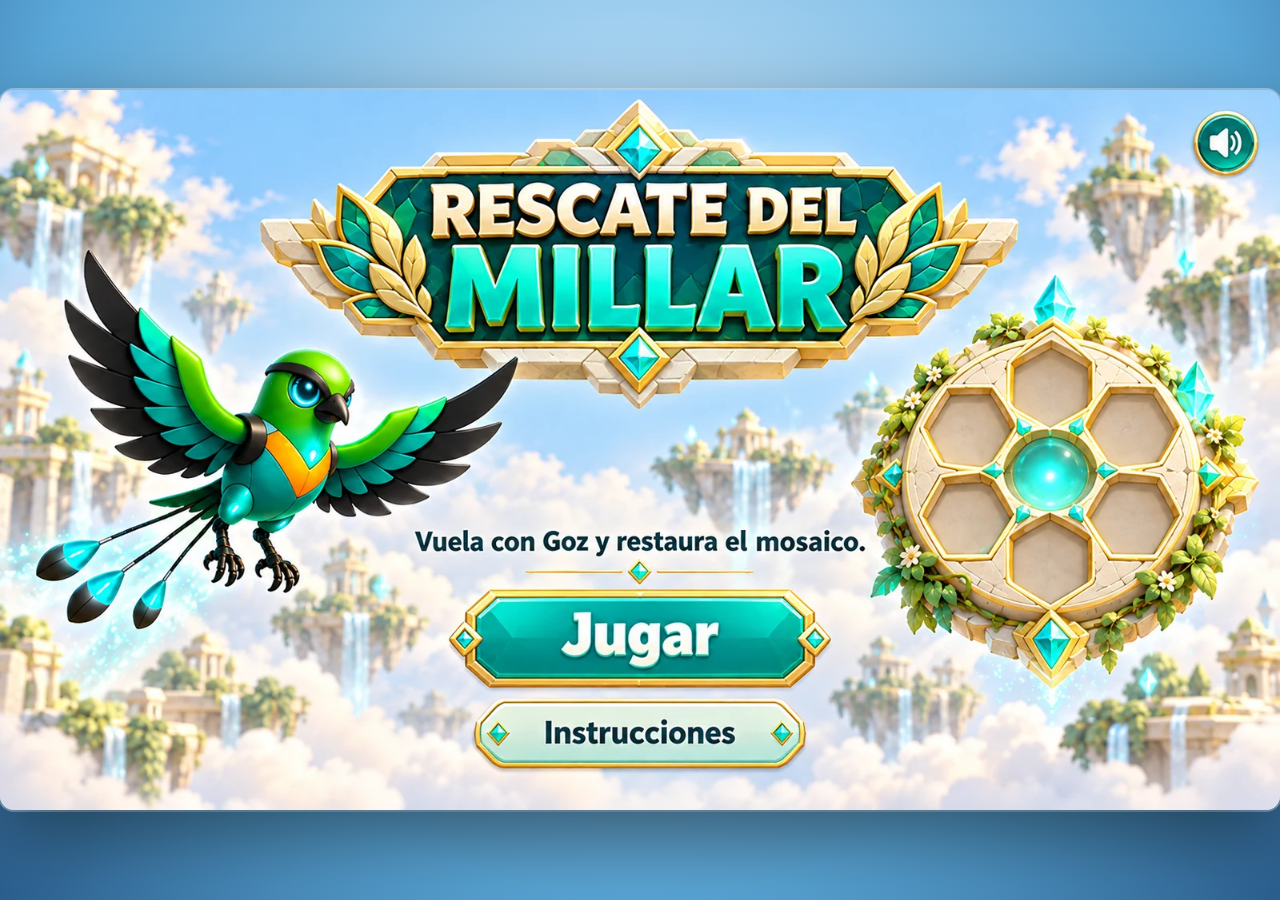
<file: index.html>
<!DOCTYPE html>
<html lang="es">
<head>
<meta charset="UTF-8" />
<meta name="viewport" content="width=device-width, initial-scale=1.0, maximum-scale=1.0, minimum-scale=1.0, user-scalable=no, viewport-fit=cover" />
<meta name="apple-mobile-web-app-capable" content="yes" />
<meta name="mobile-web-app-capable" content="yes" />
<meta name="theme-color" content="#8fcdf3" />
<title>Rescate del millar</title>
<meta name="description" content="Juego educativo de Matemáticas: suma de cuatro cifras con reagrupación de centenas a millares." />
<link rel="stylesheet" href="fonts.css" />
<link rel="stylesheet" href="css/style.css" />
</head>
<body>

<div id="stage-wrap">
  <div id="stage">

    <!-- ============ CARGA ============ -->
    <div id="screen-loading" class="screen active">
      <div id="loading-title">RESCATE<br>DEL MILLAR</div>
      <div id="loading-sub">Desplegando las alas...</div>
      <div id="loading-track"><div id="loading-fill"></div></div>
    </div>

    <!-- ============ INICIO ============ -->
    <div id="screen-start" class="screen">
      <img class="screen-art" src="assets/web/pantallas/inicio.webp" alt="Rescate del millar. Vuela con Goz y restaura el mosaico." draggable="false" />
      <button class="hotspot" id="btn-play" aria-label="Jugar" style="left:468px; top:498px; width:346px; height:100px;"></button>
      <button class="hotspot" id="btn-instructions" aria-label="Instrucciones" style="left:474px; top:610px; width:334px; height:70px;"></button>
      <button class="hotspot round" id="btn-mute-a" aria-label="Sonido" style="left:1192px; top:20px; width:68px; height:68px;"></button>
    </div>

    <!-- ============ INSTRUCCIONES ============ -->
    <div id="screen-instructions" class="screen">
      <img class="screen-art" src="assets/web/pantallas/instrucciones.webp" alt="Cómo jugar. Uno: vuela con Goz hasta cada estación. Dos: resuelve la suma en M, C, D, U. Tres: elige la caja con el resultado correcto. Cuatro: completa los 6 retos y restaura el mosaico." draggable="false" />
      <button class="hotspot" id="btn-go" aria-label="¡A volar!" style="left:412px; top:646px; width:288px; height:66px;"></button>
      <button class="hotspot" id="btn-inst-back" aria-label="Volver" style="left:716px; top:648px; width:162px; height:60px;"></button>
    </div>

    <!-- ============ JUEGO ============ -->
    <div id="screen-game" class="screen">
      <div id="world">
        <div class="strip" id="strip-sky"></div>
        <div class="strip" id="strip-isl"></div>
        <div class="strip" id="strip-clo"></div>
        <canvas id="envc" width="1280" height="720"></canvas>
        <div id="coins"></div>

        <!-- estación: tabla de valor posicional, cajas con pedestal y mosaico -->
        <div id="station">
          <div id="panel"><img src="assets/web/panel.webp" alt="" draggable="false" /></div>
          <div id="q-title"></div>
          <div id="grid"><img src="assets/web/diagrama.webp" alt="Tabla de valor posicional M C D U" draggable="false" /><div id="colglow"></div><div id="cells"></div></div>
          <i id="carry">1</i>
          <svg id="carry-arrow" viewBox="0 0 120 60" aria-hidden="true"><path d="M8 52 C 28 4, 92 4, 112 46" fill="none" stroke="#ff9a1f" stroke-width="7" stroke-linecap="round" stroke-dasharray="2 12"/><path d="M98 30 L114 50 L90 52 Z" fill="#ff9a1f"/></svg>
          <div id="q-hint"></div>
          <div id="boxes"></div>
          <div id="mosaic"><img src="assets/web/mosaico.webp" alt="Mosaico por restaurar" draggable="false" /><div id="pieces"></div><i id="orb"></i></div>
        </div>

        <div id="goz" class="char"><div class="spr" id="goz-spr" aria-label="Goz"></div></div>
        <canvas id="fxc" width="1920" height="1080"></canvas>
        <div id="fx"></div>
        <div id="flash"></div>
      </div>

      <div id="hud">
        <div id="hud-stars"></div>
        <div id="hud-reto"><span id="reto-text">Reto 1 de 6</span></div>
        <div id="coin-pill"><img src="assets/web/moneda.webp" alt="" draggable="false" /><b id="coin-n">0</b></div>
        <button id="btn-listen" class="chip" aria-label="Leer en voz alta"><i>🔊</i><span>Leer en voz alta</span></button>
        <div id="vbox" aria-hidden="true"><span id="vbox-ico"></span></div>
        <button id="btn-sound" class="icon-btn" aria-label="Sonido"><img src="assets/web/btn-sonido.webp" alt="" draggable="false" /></button>
        <button id="btn-pause" class="icon-btn" aria-label="Pausa"><img src="assets/web/btn-pausa.webp" alt="" draggable="false" /></button>
        <button id="btn-up" class="arrow" aria-label="Volar hacia arriba"><img src="assets/web/flecha-arriba.webp" alt="" draggable="false" /></button>
        <button id="btn-down" class="arrow" aria-label="Volar hacia abajo"><img src="assets/web/flecha-abajo.webp" alt="" draggable="false" /></button>
      </div>
      <div id="title-card"><span id="tc-a">¡Recoge monedas!</span><small id="tc-b">Camino a la estación 1</small></div>
    </div>

    <!-- ============ DESPUÉS DEL JUEGO (J-04) ============ -->
    <div id="screen-reflect" class="screen">
      <div class="rec-bg"></div>
      <div class="card reflect-card">
        <h2>¿Cuál reto te costó más?</h2>
        <div id="rf-summary"></div>
        <div class="rf-q">Selecciona el reto que te costó más.</div>
        <div id="rf-orders"></div>
        <div class="rf-q">¿Qué estrategia usaste?</div>
        <div class="rf-hint">Piensa en la columna de centenas de ese reto.</div>
        <input id="rf-text" type="text" maxlength="90" autocomplete="off" placeholder="Escribe aquí tu estrategia..." aria-label="Estrategia usada" />
        <div id="rf-opts"></div>
        <button class="pbtn primary" id="rf-continue" disabled>Continuar</button>
        <div id="rf-thanks"></div>
      </div>
    </div>

    <!-- ============ PAUSA ============ -->
    <div id="pause-overlay">
      <div class="modal">
        <h2>Pausa</h2>
        <div class="modal-btns">
          <button class="pbtn primary" id="btn-resume">Continuar</button>
          <button class="pbtn" id="btn-restart">Reiniciar</button>
          <button class="pbtn" id="btn-pause-home">Inicio</button>
        </div>
      </div>
    </div>

    <!-- ============ FINAL ============ -->
    <div id="end-overlay">
      <div class="modal end-modal">
        <div class="end-chars"><div id="end-mosaic"></div><div id="end-goz" class="spr"></div></div>
        <div class="end-text">
          <h1>¡Lo lograste!</h1>
          <p id="end-phrase"></p>
          <div class="end-stars" id="end-stars"></div>
          <div class="end-sum" id="end-sum"></div>
          <div class="modal-btns">
            <button class="pbtn primary" id="btn-again">Volver a jugar</button>
            <button class="pbtn" id="btn-end-home">Inicio</button>
          </div>
        </div>
      </div>
    </div>

    <!-- ============ GIRAR TABLET ============ -->
    <div id="rotate-hint">
      <div class="rot-ico">📱↻</div>
      <p>Gira la tablet<br>en horizontal</p>
    </div>

  </div>
</div>

<script src="js/voz-guion.js"></script>
<script src="assets/voz/lista.js"></script>
<script src="js/sfx.js"></script>
<script src="js/voice.js"></script>
<script src="js/game.js"></script>
</body>
</html>
</file>
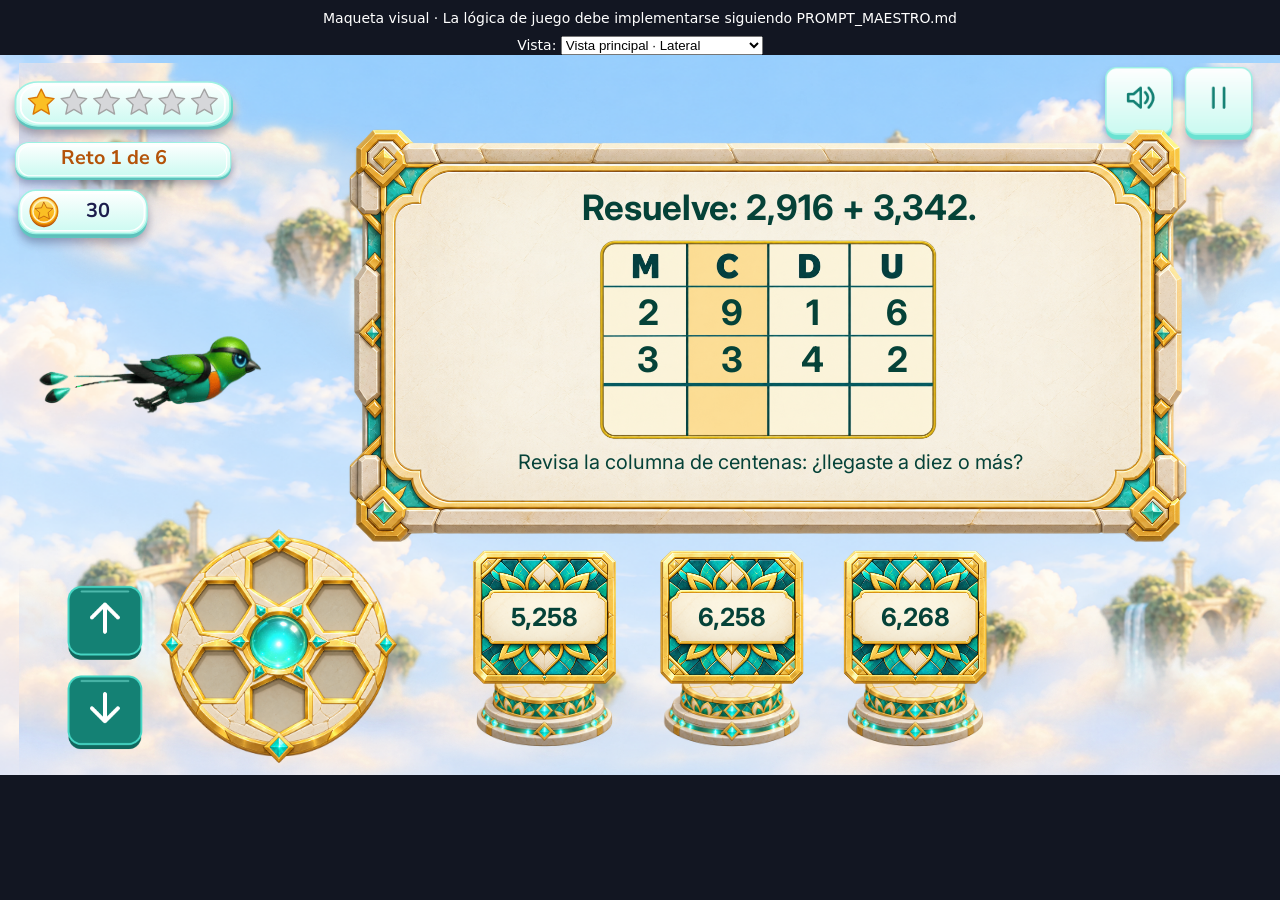
<file: maqueta.html>
<!doctype html><html lang="es"><meta charset="utf-8"><meta name="viewport" content="width=device-width,initial-scale=1"><title>Maqueta de juego</title><link rel="stylesheet" href="fonts.css"><style>body{margin:0;background:#121622;color:white;font:14px system-ui;text-align:center}canvas{max-width:100%;max-height:90vh;object-fit:contain}p{margin:10px}</style><p>Maqueta visual · La lógica de juego debe implementarse siguiendo PROMPT_MAESTRO.md</p><canvas id="preview"></canvas><script src="scene-data.js"></script><script src="preview.js"></script></html>
</file>
<file: fonts.css>
@font-face{font-family:'Nunito Sans';src:url('fonts/nunitosans-NunitoSans[YTLC,opsz,wdth,wght].ttf') format('truetype');font-weight:200 1000;font-style:normal}
@font-face{font-family:'Nunito Sans';src:url('fonts/nunitosans-NunitoSans-Italic[YTLC,opsz,wdth,wght].ttf') format('truetype');font-weight:200 1000;font-style:italic}
@font-face{font-family:Inter;src:url('fonts/inter-Inter[opsz,wght].ttf') format('truetype');font-weight:100 900;font-style:normal}
@font-face{font-family:Inter;src:url('fonts/inter-Inter-Italic[opsz,wght].ttf') format('truetype');font-weight:100 900;font-style:italic}
.canvas-text-input{position:fixed;z-index:1000;box-sizing:border-box;margin:0;padding:0;border:0;outline:2px solid #c2f178;border-radius:0;background:#162032;resize:none;transform-origin:center;min-width:0;min-height:0;white-space:pre-wrap;overflow:auto}
</file>
<file: css/style.css>
/* ============================================================
   RESCATE DEL MILLAR — estilos
   Lienzo lógico 1280x720 escalado por JS (letterbox)
   ============================================================ */
*, *::before, *::after { box-sizing: border-box; margin: 0; padding: 0; }
:root {
  --ink: #0b3b36; --teal: #148174; --teal-dark: #0f6a5f; --teal-line: #34c7bb; --mint: #9df1e3; --gold: #fbbf24; --amber: #b45309; --cyan: #6ee7ff; --pink: #e8578f; --navy: #0a1030;
}
html, body {
  width: 100%; height: 100%; background: #6fb6e6; overflow: hidden;
  font-family: "Nunito Sans", "Segoe UI", system-ui, sans-serif; color: var(--ink);
  -webkit-tap-highlight-color: transparent; -webkit-user-select: none; user-select: none; touch-action: manipulation; overscroll-behavior: none;
}
#stage-wrap { position: fixed; inset: 0; display: flex; align-items: center; justify-content: center; background: radial-gradient(ellipse at 50% 30%, #cfeaff 0%, #5aa7d8 70%, #2b5f8f 100%); }
#stage { position: absolute; top: 50%; left: 50%; width: 1280px; height: 720px; transform-origin: center center; transform: translate(-50%, -50%) scale(1); overflow: hidden; border-radius: 14px; box-shadow: 0 30px 80px rgba(0,0,0,.5), 0 0 0 2px rgba(255,255,255,.4); background: #9fd4f5; }
img { -webkit-user-drag: none; user-select: none; }
button { font-family: inherit; }

/* ---------- pantallas ---------- */
.screen { position: absolute; inset: 0; display: none; }
.screen.active { display: block; }
.screen-art { position: absolute; inset: 0; width: 100%; height: 100%; object-fit: cover; }
.hotspot { position: absolute; background: transparent; border: none; cursor: pointer; border-radius: 40px; transition: transform .1s ease, box-shadow .2s; }
.hotspot.round { border-radius: 18px; }
.hotspot:hover { transform: scale(1.03); box-shadow: 0 0 0 4px rgba(255,255,255,.7), 0 0 26px rgba(110,231,255,.9); }
.hotspot:active { transform: scale(.97); }
button:focus-visible { outline: 4px solid #ffe07a; outline-offset: 3px; }

#screen-loading { display: none; flex-direction: column; align-items: center; justify-content: center; gap: 22px; background: radial-gradient(ellipse at 50% 40%, #eaf7ff 0%, #6bb5e3 85%); }
#screen-loading.active { display: flex; }
#loading-title { font-size: 78px; font-weight: 900; letter-spacing: 3px; color: #ffe08a; -webkit-text-stroke: 4px #0f6a5f; paint-order: stroke fill; text-shadow: 0 6px 0 #0a4d3b, 0 0 30px rgba(255,255,255,.6); text-align: center; line-height: 1; }
#loading-sub { font-size: 20px; color: #ffffff; letter-spacing: 1px; font-weight: 700; }
#loading-track { width: 440px; height: 20px; border-radius: 12px; background: #1d5f8f; border: 2px solid #ffffff; overflow: hidden; box-shadow: inset 0 3px 8px rgba(0,0,0,.4); }
#loading-fill { width: 0%; height: 100%; background: linear-gradient(90deg, #fff1b8, #6ee7ff 50%, #2f7bff); box-shadow: 0 0 16px rgba(110,231,255,.7); transition: width .2s ease; }

/* ---------- escena de juego ---------- */
#screen-game { overflow: hidden; background: #9fd4f5; }
#world { position: absolute; left: 0; top: 0; width: 1280px; height: 720px; will-change: transform; transform-origin: 0 0; overflow: hidden; }
#world > * { position: absolute; }
#bgstrip { left: 0; top: 0; width: 3840px; height: 720px; will-change: transform; z-index: 1; }
#bgstrip img { position: absolute; top: 0; width: 1280px; height: 720px; }

#fxc { left: 0; top: 0; width: 1280px; height: 720px; z-index: 50; pointer-events: none; }
#fx { left: 0; top: 0; width: 1280px; height: 720px; z-index: 51; pointer-events: none; }
#flash { left: 0; top: 0; width: 1280px; height: 720px; z-index: 52; pointer-events: none; background: #fff; opacity: 0; }
#flash.go { animation: flash .5s ease-out; } #flash.small { animation: flash-s .3s ease-out; } #flash.bad { background: #ff6a3a; animation: flash-s .4s ease-out; }
@keyframes flash { 0% { opacity: .9; } 100% { opacity: 0; } } @keyframes flash-s { 0% { opacity: .5; } 100% { opacity: 0; } }
.mark { position: absolute; transform: translate(-50%, -50%); font-size: 54px; line-height: 1; pointer-events: none; animation: mark-a 1s cubic-bezier(.2,1.6,.4,1) forwards; z-index: 44; filter: drop-shadow(0 4px 4px rgba(0,0,0,.35)); }
@keyframes mark-a { 0% { transform: translate(-50%, -50%) scale(.1); opacity: 0; } 25% { transform: translate(-50%, -50%) scale(1.3); opacity: 1; } 70% { opacity: 1; } 100% { transform: translate(-50%, -120%) scale(.9); opacity: 0; } }
.nudge { position: absolute; pointer-events: none; transform: translate(-50%, -100%); background: #0d1b4a; border: 3px solid #ffb703; color: #fff3c4; font: 800 17px "Nunito Sans", sans-serif; padding: 8px 16px; border-radius: 16px; white-space: nowrap; z-index: 62; box-shadow: 0 4px 0 rgba(0,0,0,.3); animation: nudge-a 1.6s ease-out forwards; }
@keyframes nudge-a { 0% { opacity: 0; transform: translate(-50%, -90%) scale(.7); } 15% { opacity: 1; transform: translate(-50%, -100%) scale(1); } 80% { opacity: 1; } 100% { opacity: 0; transform: translate(-50%, -120%) scale(.95); } }
.flystar { position: absolute; width: 42px; height: 41px; margin: -21px 0 0 -21px; background: linear-gradient(#ffe066, #fbbf24 60%, #d97706); clip-path: polygon(50% 0, 62% 35%, 98% 36%, 69% 57%, 80% 92%, 50% 71%, 20% 92%, 31% 57%, 2% 36%, 38% 35%); filter: drop-shadow(0 0 10px #fff3a0); pointer-events: none; z-index: 45; }

/* ---------- interfaz fija ---------- */
#hud { position: absolute; left: 0; top: 0; width: 1280px; height: 720px; z-index: 60; pointer-events: none; }
#hud > * { position: absolute; }
#hud button { pointer-events: auto; }
.pill { background: linear-gradient(#f4fffd, #cdf6ef); border: 2px solid #5fe3d3; box-shadow: 0 4px 0 #2aa597, 0 6px 12px rgba(0,0,0,.35); }
#hud-stars { left: 30px; top: 27px; width: 218px; height: 48px; border-radius: 24px; background: linear-gradient(#f4fffd, #cdf6ef); border: 2px solid #5fe3d3; box-shadow: 0 4px 0 #2aa597, 0 6px 12px rgba(0,0,0,.35); }
#hud-reto { left: 30px; top: 87px; width: 217px; height: 37px; border-radius: 19px; background: linear-gradient(#f4fffd, #cdf6ef); border: 2px solid #5fe3d3; box-shadow: 0 4px 0 #2aa597, 0 6px 12px rgba(0,0,0,.35); display: flex; align-items: center; justify-content: center; }
#reto-text { font: 900 17px "Nunito Sans", sans-serif; color: var(--amber); }
.star { position: absolute; top: 10px; width: 26px; height: 25px; background: #c4cdd3; clip-path: polygon(50% 0, 62% 35%, 98% 36%, 69% 57%, 80% 92%, 50% 71%, 20% 92%, 31% 57%, 2% 36%, 38% 35%); transition: background .3s; }
.star.on { background: linear-gradient(#ffe066, #fbbf24 60%, #d97706); filter: drop-shadow(0 0 5px rgba(251,191,36,.9)); }
.star.pop { animation: star-pop .7s cubic-bezier(.3,1.8,.5,1); }
@keyframes star-pop { 0% { transform: scale(.2) rotate(-90deg); } 60% { transform: scale(1.7) rotate(20deg); } 100% { transform: scale(1); } }
.chip { left: 30px; top: 134px; display: flex; align-items: center; gap: 8px; height: 44px; padding: 0 16px 0 12px; border: 3px solid #5fe3d3; border-radius: 26px; cursor: pointer; background: linear-gradient(#f4fffd, #cdf6ef); box-shadow: 0 4px 0 #2aa597, 0 6px 10px rgba(0,0,0,.3); font: 800 16px "Nunito Sans", sans-serif; color: var(--ink); touch-action: manipulation; transition: transform .1s, filter .2s; }
.chip i { font-style: normal; font-size: 20px; } .chip:hover { filter: brightness(1.06); transform: translateY(-2px); } .chip:active { transform: translateY(3px); }
.chip.speaking { box-shadow: 0 0 0 4px rgba(255,224,122,.9), 0 0 24px rgba(255,208,80,.95); }

#panel { left: 251px; top: 8px; width: 852px; height: 179px; transform: translateY(-230px); opacity: 0; transition: transform .65s cubic-bezier(.3,1.3,.5,1), opacity .35s; }
#panel.in { transform: none; opacity: 1; }
#panel > img { position: absolute; inset: 0; width: 100%; height: 100%; filter: drop-shadow(0 6px 8px rgba(0,0,0,.4)); }
#q-text { position: absolute; left: 62px; right: 62px; top: 18px; height: 72px; display: flex; align-items: center; justify-content: center; text-align: center; font: 800 25px/1.18 "Nunito Sans", sans-serif; color: #0f3a36; text-wrap: balance; }
#q-eq { position: absolute; left: 0; right: 0; top: 84px; height: 46px; display: flex; align-items: center; justify-content: center; gap: 14px; font: 900 38px/1 "Nunito Sans", sans-serif; color: #0b3b36; }
#q-eq .n { display: inline-flex; letter-spacing: 1px; } #q-eq .op { color: #148174; }
#q-eq b { font-weight: 900; display: inline-block; transition: color .25s, transform .25s; }
#q-eq b.hl { color: #e0680a; transform: translateY(-4px) scale(1.22); text-shadow: 0 0 12px rgba(255,170,60,.85); animation: hl-bob .7s ease-in-out infinite; }
@keyframes hl-bob { 50% { transform: translateY(-9px) scale(1.3); } }
#q-sub { position: absolute; left: 0; right: 0; top: 122px; text-align: center; font: 700 19px "Nunito Sans", sans-serif; color: #1b6f65; }
#panel.guide { animation: guide-glow 1s ease-in-out infinite; }
.guide { animation: guide-glow 1s ease-in-out infinite; }
@keyframes guide-glow { 50% { filter: drop-shadow(0 0 16px #ffe07a) drop-shadow(0 0 6px #fff); } }

#vbox { left: 1186px; top: 130px; width: 58px; height: 58px; background: #fff; border-radius: 50%; border: 4px solid transparent; box-shadow: 0 6px 14px rgba(0,0,0,.4); display: flex; align-items: center; justify-content: center; opacity: 0; transform: scale(.3) rotate(-8deg); transition: opacity .2s, transform .35s cubic-bezier(.3,1.7,.5,1), border-color .2s; pointer-events: none; }
#vbox.show { opacity: 1; transform: scale(1) rotate(0); } #vbox-ico { font-size: 26px; line-height: 1; }
#vbox.ok { border-color: #34c77a; } #vbox.bad { border-color: #ff8a80; } #vbox.hint { border-color: #6db5ff; }
#vbox.speaking { box-shadow: 0 6px 14px rgba(0,0,0,.4), 0 0 0 4px rgba(255,224,122,.9), 0 0 22px rgba(255,208,80,.95); }
.icon-btn { border: none; background: transparent; padding: 0; cursor: pointer; transition: transform .1s ease, filter .2s; }
.icon-btn img { display: block; width: 100%; height: 100%; pointer-events: none; } .icon-btn:active { transform: scale(.92); } .icon-btn:hover { filter: brightness(1.12) drop-shadow(0 0 10px rgba(110,231,255,.9)); }
#btn-sound { left: 1097px; top: 18px; width: 92px; height: 98px; } #btn-pause { left: 1173px; top: 18px; width: 92px; height: 98px; }
#btn-sound.muted { filter: grayscale(.85) brightness(.75); }

.arrow { left: 47px; width: 83px; height: 83px; padding: 0; border: none; background: transparent; cursor: pointer; touch-action: none; transition: transform .1s ease, filter .2s, opacity .25s; }
#btn-up { top: 520px; } #btn-down { top: 609px; }
.arrow img { display: block; width: 100%; height: 100%; pointer-events: none; }
.arrow:hover:not(.dim) { filter: brightness(1.15) drop-shadow(0 0 12px rgba(160,255,240,.95)); transform: translateY(-2px); }
.arrow:active, .arrow.pressed { transform: scale(.9) translateY(3px); filter: brightness(1.3) drop-shadow(0 0 16px #ffe07a); }
.arrow.dim { filter: saturate(.45) brightness(.8); opacity: .5; pointer-events: none; }
.gobtn { left: 1090px; top: 606px; width: 156px; height: 78px; border-radius: 26px; border: 4px solid #aef8ec; background: linear-gradient(#3cd1bd, #148174 70%, #0f6a5f); box-shadow: 0 6px 0 #0a4f46, 0 10px 16px rgba(0,0,0,.4); color: #fff; font: 900 28px/1 "Nunito Sans", sans-serif; text-shadow: 0 2px 0 rgba(0,60,50,.6); cursor: pointer; touch-action: manipulation; transition: transform .1s, filter .2s, opacity .25s; display: flex; align-items: center; justify-content: center; }
.gobtn:hover:not(.dim) { filter: brightness(1.12) drop-shadow(0 0 12px rgba(160,255,240,.9)); transform: translateY(-3px); }
.gobtn:active:not(.dim) { transform: translateY(3px); box-shadow: 0 2px 0 #0a4f46; }
.gobtn.off, .chip.off { opacity: 0; pointer-events: none; }
.gobtn.dim { filter: saturate(.45) brightness(.8); opacity: .55; cursor: default; }
.gobtn.flash { animation: btn-flash .45s ease-out; }
@keyframes btn-flash { 0% { filter: brightness(1.9) drop-shadow(0 0 22px #fff); transform: scale(1.1); } 100% { filter: none; transform: none; } }
#dprog { left: 440px; top: 676px; width: 400px; height: 16px; border-radius: 10px; background: rgba(8,16,60,.65); border: 2px solid #6ee7ff; opacity: 0; transition: opacity .4s; box-shadow: 0 0 14px rgba(110,231,255,.4); }
#dprog.on { opacity: 1; }
#dprog-fill { position: absolute; left: 0; top: 0; bottom: 0; width: 0; border-radius: 8px; background: linear-gradient(90deg, #2f7bff, #6ee7ff); }
#dprog-ship { position: absolute; top: 50%; left: 0; width: 22px; height: 22px; margin: -11px 0 0 -11px; border-radius: 50%; background: #fff3b8; border: 3px solid #ffb703; box-shadow: 0 0 12px #ffd54a; }

#title-card { position: absolute; left: 50%; top: 27%; z-index: 66; transform: translate(-50%, -50%) scale(.3); opacity: 0; text-align: center; pointer-events: none; padding: 16px 56px 20px; border-radius: 40px; background: linear-gradient(#fff, #d8fbf4); border: 5px solid #5fe3d3; box-shadow: 0 8px 0 #2aa597, 0 20px 40px rgba(0,0,0,.3); }
#title-card span { display: block; font: 900 52px/1.05 "Nunito Sans", sans-serif; color: #137a5e; }
#title-card small { display: block; font: 800 26px "Nunito Sans", sans-serif; color: #b45309; margin-top: 2px; letter-spacing: 1px; }
#title-card.on { animation: tcard 1.7s cubic-bezier(.3,1.4,.5,1) forwards; }
@keyframes tcard { 0% { opacity: 0; transform: translate(-50%, -50%) scale(.3) rotate(-6deg); } 18% { opacity: 1; transform: translate(-50%, -50%) scale(1.08) rotate(1deg); } 30% { transform: translate(-50%, -50%) scale(1); } 78% { opacity: 1; transform: translate(-50%, -50%) scale(1); } 100% { opacity: 0; transform: translate(-50%, -78%) scale(.9); } }
.stepnum { position: absolute; width: 44px; height: 44px; margin: -22px 0 0 -22px; border-radius: 50%; background: linear-gradient(#ffe066, #ff9a2e); border: 4px solid #fff; color: #5a2d00; font: 900 26px/36px "Nunito Sans", sans-serif; text-align: center; box-shadow: 0 5px 10px rgba(0,30,60,.4); z-index: 48; pointer-events: none; animation: svgpop .45s cubic-bezier(.3,1.7,.5,1); }
@keyframes svgpop { 0% { opacity: 0; transform: scale(.4); } 100% { opacity: 1; transform: scale(1); } }

/* ---------- Recordemos (J-03) y modales ---------- */
#screen-recordemos { z-index: 70; }
.rec-bg { position: absolute; inset: 0; background: rgba(18,58,99,.55); -webkit-backdrop-filter: blur(2px); backdrop-filter: blur(2px); }
.card { position: absolute; left: 50%; top: 50%; transform: translate(-50%, -50%); background: linear-gradient(#fff, #e4fffa); border: 4px solid var(--cyan); border-radius: 30px; box-shadow: 0 10px 0 #2aa597, 0 24px 50px rgba(0,0,0,.55), 0 0 40px rgba(110,231,255,.35); text-align: center; }
.rec-card { width: 1150px; padding: 18px 30px 22px; }
.rec-card h2 { font-size: 40px; font-weight: 900; color: var(--teal-dark); line-height: 1.05; }
.rec-ask { font-size: 23px; font-weight: 800; color: var(--ink); margin: 4px 0 12px; }
.rec-cols { display: grid; grid-template-columns: 1fr 1fr; gap: 26px; text-align: left; }
#rec-slots, #rec-pool { display: flex; flex-direction: column; gap: 10px; }
.slot { position: relative; display: flex; align-items: center; gap: 12px; min-height: 90px; padding: 8px 46px 8px 10px; border: 3px dashed #7bd7cc; border-radius: 18px; background: #f0fffc; color: #6a9a94; font: 700 19px/1.2 "Nunito Sans", sans-serif; text-align: left; cursor: default; transition: transform .12s, background .2s, border-color .2s; }
.slot b { flex: none; width: 40px; height: 40px; border-radius: 50%; background: linear-gradient(#3cd1bd, #148174); color: #fff; font: 900 23px/40px "Nunito Sans", sans-serif; text-align: center; box-shadow: 0 3px 0 #0a4f46; }
.slot.full { border-style: solid; border-color: #34c7bb; background: #fff; color: var(--ink); cursor: pointer; font-weight: 800; font-size: 19px; }
.slot.full:hover { transform: translateY(-2px); box-shadow: 0 6px 12px rgba(0,0,0,.2); border-color: #ffb703; }
.slot.good { border-color: #34c77a; background: #e8ffef; } .slot.bad { border-color: #ff7a52; background: #fff0ea; }
.slot i { position: absolute; right: 12px; top: 50%; transform: translateY(-50%); font-style: normal; font-size: 26px; }
.rcard { min-height: 90px; padding: 8px 14px; border: 3px solid #34c7bb; border-radius: 18px; background: linear-gradient(#fff, #d8fbf4); box-shadow: 0 5px 0 #8fd9cd; color: var(--ink); font: 800 19px/1.2 "Nunito Sans", sans-serif; text-align: left; cursor: pointer; transition: transform .1s, box-shadow .2s, border-color .2s; }
#rec-pool:empty { background: url(../assets/web/nave.webp) center / 78% no-repeat; min-height: 330px; animation: end-bob 2.4s ease-in-out infinite; filter: drop-shadow(0 8px 10px rgba(0,60,80,.35)); }
.rcard:hover { transform: translateY(-3px); border-color: #ffb703; box-shadow: 0 8px 0 #8fd9cd, 0 0 0 3px rgba(255,183,3,.4); }
.rcard:active { transform: translateY(2px); box-shadow: 0 2px 0 #8fd9cd; }
#rec-slots.shake { animation: dshake .5s; } @keyframes dshake { 20%, 60% { transform: translateX(-9px); } 40%, 80% { transform: translateX(9px); } }
.rec-actions { margin-top: 14px; display: flex; justify-content: center; gap: 16px; min-height: 60px; }
#rec-badge { position: absolute; right: 26px; top: 14px; font-size: 46px; line-height: 1; opacity: 0; transform: scale(.3); transition: opacity .2s, transform .35s cubic-bezier(.3,1.7,.5,1); }
#rec-badge.show { opacity: 1; transform: none; }
.pbtn:disabled { opacity: .45; cursor: not-allowed; filter: grayscale(.4); }
#pause-overlay, #end-overlay { position: absolute; inset: 0; display: none; align-items: center; justify-content: center; z-index: 80; background: rgba(18,58,99,.65); -webkit-backdrop-filter: blur(3px); backdrop-filter: blur(3px); }
#pause-overlay.active, #end-overlay.active { display: flex; }
.modal { position: relative; padding: 30px 44px 34px; text-align: center; border-radius: 30px; background: linear-gradient(#fff, #e4fffa); border: 4px solid var(--cyan); box-shadow: 0 10px 0 #2aa597, 0 24px 50px rgba(0,0,0,.55), 0 0 40px rgba(110,231,255,.35); }
.modal h2 { font-size: 44px; font-weight: 900; color: var(--teal-dark); margin-bottom: 18px; }
.modal-btns { display: flex; gap: 16px; justify-content: center; flex-wrap: wrap; }
.pbtn { border: 2px solid #fff; cursor: pointer; padding: 14px 30px; border-radius: 40px; font: 800 22px "Nunito Sans", sans-serif; color: var(--teal-dark); background: linear-gradient(#fff, #d8fbf4); box-shadow: 0 5px 0 #8fd9cd, 0 9px 14px rgba(0,0,0,.25); transition: transform .1s ease, filter .2s; }
.pbtn:hover:not(:disabled) { filter: brightness(1.06); transform: translateY(-2px); }
.pbtn.primary { color: #fff; background: linear-gradient(var(--teal-line), var(--teal)); box-shadow: 0 5px 0 var(--teal-dark), 0 9px 14px rgba(0,0,0,.3); }
.pbtn:active { transform: translateY(3px); }
.end-modal { width: 940px; max-width: 94%; padding: 28px 44px; display: flex; align-items: center; gap: 24px; text-align: left; }
.end-chars { position: relative; width: 290px; height: 200px; flex: none; display: flex; align-items: center; justify-content: center; }
#end-ship { width: 280px; animation: end-bob 2.2s ease-in-out infinite; filter: drop-shadow(0 8px 10px rgba(0,60,80,.4)); }
@keyframes end-bob { 50% { transform: translateY(-12px) rotate(-3deg); } }
.end-text { flex: 1; } .end-text h1 { font-size: 52px; font-weight: 900; color: var(--teal-dark); line-height: 1.05; margin-bottom: 8px; }
#end-phrase { font-size: 25px; font-weight: 800; line-height: 1.25; margin-bottom: 12px; }
.end-stars { display: flex; gap: 8px; margin-bottom: 14px; }
.end-stars i { width: 40px; height: 39px; background: #c4cdd3; clip-path: polygon(50% 0, 62% 35%, 98% 36%, 69% 57%, 80% 92%, 50% 71%, 20% 92%, 31% 57%, 2% 36%, 38% 35%); }
.end-stars i.on { background: linear-gradient(#ffe066, #fbbf24 60%, #d97706); animation: end-star .7s cubic-bezier(.3,1.8,.5,1) backwards; }
@keyframes end-star { 0% { transform: scale(0) rotate(-120deg); } 100% { transform: scale(1); } }
.end-sum { display: flex; flex-wrap: wrap; gap: 8px; margin-bottom: 18px; font-size: 16px; font-weight: 700; color: #0b4a43; }
.end-sum span { background: #e8fffb; border: 2px solid #8fe0d4; border-radius: 14px; padding: 5px 12px; }
.end-text .modal-btns { justify-content: flex-start; }
#rotate-hint { position: absolute; inset: 0; display: none; flex-direction: column; align-items: center; justify-content: center; gap: 18px; background: #123a63; z-index: 90; text-align: center; color: #cfeaff; }
#rotate-hint .rot-ico { font-size: 66px; animation: rot-wobble 1.6s ease-in-out infinite; } #rotate-hint p { font-size: 22px; font-weight: 800; letter-spacing: 1px; }
@keyframes rot-wobble { 0%,100% { transform: rotate(-12deg); } 50% { transform: rotate(12deg); } }
@media (max-aspect-ratio: 3/4) and (max-width: 1100px) { #rotate-hint { display: flex; } }
@media (prefers-reduced-motion: reduce) { .guide, #panel.guide, .core.aimed .c-ring { animation: none; } }

/* ============================================================
   CIELO, GOZ, ESTACIÓN (tabla M-C-D-U, cajas, mosaico) Y HUD
   ============================================================ */
.strip { position: absolute; left: 0; top: 0; width: 3840px; height: 720px; will-change: transform; pointer-events: none; }
.strip img { position: absolute; top: 0; width: 1280px; height: 720px; }
#strip-sky { z-index: 1; } #strip-isl { z-index: 2; } #strip-clo { z-index: 3; }
#envc { left: 0; top: 0; width: 1280px; height: 720px; z-index: 4; pointer-events: none; }
#coins { left: 0; top: 0; width: 1280px; height: 720px; z-index: 5; pointer-events: none; }
.coin { position: absolute; left: 0; top: 0; width: 58px; height: 58px; will-change: transform; }
.coin img { display: block; width: 100%; height: 100%; animation: coin-spin 1s linear infinite; filter: drop-shadow(0 0 9px rgba(255,214,80,.9)) drop-shadow(0 4px 3px rgba(40,90,130,.3)); }
@keyframes coin-spin { 0% { transform: scaleX(1); } 50% { transform: scaleX(.2); } 100% { transform: scaleX(1); } }
.plus { position: absolute; transform: translate(-50%, -50%); font: 900 30px/1 "Nunito Sans", sans-serif; color: #fff; -webkit-text-stroke: 4px #d98a06; paint-order: stroke fill; pointer-events: none; animation: plus-up .9s ease-out forwards; z-index: 9; }
@keyframes plus-up { 0% { opacity: 0; transform: translate(-50%, -20%) scale(.4); } 25% { opacity: 1; transform: translate(-50%, -80%) scale(1.2); } 100% { opacity: 0; transform: translate(-50%, -190%) scale(1); } }
.flypiece { position: absolute; width: 74px; height: 74px; z-index: 10; pointer-events: none; transform: translate(-50%, -50%); filter: drop-shadow(0 0 10px rgba(80,240,230,.9)); }

#goz { position: absolute; left: 0; top: 0; width: 256px; height: 256px; z-index: 25; will-change: transform; pointer-events: none; transform-origin: 128px 128px; }
.spr { position: absolute; left: 0; top: 0; width: 256px; height: 256px; background-repeat: no-repeat; background-size: 1280px 1280px; pointer-events: none; filter: drop-shadow(0 8px 6px rgba(20,70,110,.3)); }

/* estación */
#station { position: absolute; left: 0; top: 0; width: 1280px; height: 720px; z-index: 20; pointer-events: none; visibility: hidden; transition: visibility 0s linear 1s; }
#station.on { visibility: visible; transition-delay: 0s; }
#panel { position: absolute; left: 324px; top: 40px; width: 887px; height: 499px; opacity: 1; transform: translateY(-580px); transition: transform .8s cubic-bezier(.3,1.25,.5,1); }
#station.on #panel { transform: none; }
#panel img { width: 100%; height: 100%; display: block; filter: drop-shadow(0 10px 12px rgba(30,70,110,.35)); }
#q-title { position: absolute; left: 480px; top: 126px; width: 600px; height: 50px; text-align: center; font: 900 35px/50px "Nunito Sans", sans-serif; color: #0b3b36; opacity: 0; transition: opacity .4s .55s; }
#q-title.big { font-size: 56px; top: 250px; line-height: 70px; height: 70px; }
#station.on #q-title { opacity: 1; }
#grid { position: absolute; left: 582px; top: 153px; width: 372px; height: 279px; opacity: 0; transition: opacity .4s .55s; }
#grid.hide { display: none; }
#station.on #grid { opacity: 1; }
#grid > img { position: absolute; inset: 0; width: 100%; height: 100%; }
#cells { position: absolute; inset: 0; }
.dg { position: absolute; width: 40px; height: 40px; text-align: center; font: 900 35px/40px "Nunito Sans", sans-serif; color: #0b3b36; opacity: 0; transform: scale(.3); transition: opacity .25s, transform .35s cubic-bezier(.3,1.8,.5,1), color .25s; }
.dg.in { opacity: 1; transform: none; }
.dg.pop { animation: dg-pop .5s cubic-bezier(.3,1.8,.5,1); color: #0f6a5f; }
@keyframes dg-pop { 0% { transform: scale(.2); } 60% { transform: scale(1.5); } 100% { transform: scale(1); } }
.dg.hl { color: #e0680a; text-shadow: 0 0 12px rgba(255,170,60,.9); animation: dg-hl .75s ease-in-out infinite; }
@keyframes dg-hl { 50% { transform: translateY(-5px) scale(1.25); } }
#colglow { position: absolute; top: 34px; width: 82px; height: 236px; border-radius: 10px; background: rgba(255,214,90,.28); border: 3px dashed rgba(255,160,40,.9); opacity: 0; pointer-events: none; }
#colglow.m { left: 25px; } #colglow.c { left: 109px; }
#colglow.on { opacity: 1; animation: glow-pulse .9s ease-in-out infinite; }
@keyframes glow-pulse { 50% { background: rgba(255,214,90,.5); } }
#carry { position: absolute; left: 0; top: 0; width: 30px; height: 30px; border-radius: 50%; background: linear-gradient(#ffe066, #ff9a1f); border: 3px solid #fff; color: #5a2d00; font: 900 18px/24px "Nunito Sans", sans-serif; text-align: center; box-shadow: 0 4px 8px rgba(0,50,80,.35); opacity: 0; transform: scale(.4); transition: opacity .2s, transform .3s cubic-bezier(.3,1.8,.5,1); z-index: 3; font-style: normal; }
#carry.show { opacity: 1; transform: scale(1); } #carry.land { animation: board-pop .5s cubic-bezier(.3,1.8,.5,1); }
#carry-arrow { position: absolute; left: 640px; top: 168px; width: 98px; height: 46px; opacity: 0; transform: scaleX(-1); pointer-events: none; z-index: 3; }
#carry-arrow.show { opacity: 1; animation: arrow-bob .8s ease-in-out infinite; }
@keyframes arrow-bob { 50% { transform: scaleX(-1) translateY(-6px); } }
#q-hint { position: absolute; left: 464px; top: 391px; width: 614px; text-align: center; font: 800 21px/1.2 "Nunito Sans", sans-serif; color: #0b3b36; opacity: 0; transition: opacity .4s .65s; }
#q-title.big ~ #q-hint { top: 340px; font-size: 26px; }
#station.on #q-hint { opacity: 1; }

#boxes { position: absolute; left: 0; top: 0; width: 1280px; height: 720px; }
.abox { position: absolute; width: 162px; height: 216px; border: none; background: transparent; padding: 0; cursor: pointer; pointer-events: auto; touch-action: manipulation; transform: translateY(330px); opacity: 0; transition: transform .8s cubic-bezier(.3,1.5,.5,1) calc(var(--d) * 1ms), opacity .35s calc(var(--d) * 1ms); }
#station.on .abox { transform: none; opacity: 1; }
.ab-in { position: absolute; inset: 0; display: block; transition: transform .22s cubic-bezier(.3,1.6,.5,1), filter .25s; transform-origin: 50% 70%; }
.ab-ped { position: absolute; left: 0; top: 108px; width: 162px; filter: drop-shadow(0 8px 6px rgba(30,70,110,.3)); pointer-events: none; }
.ab-top { position: absolute; left: 0; top: 0; width: 162px; height: 162px; display: block; animation: ab-float 3.2s ease-in-out infinite; pointer-events: none; }
@keyframes ab-float { 50% { transform: translateY(-9px); } }
.ab-caja { width: 100%; height: 100%; display: block; filter: drop-shadow(0 6px 5px rgba(30,70,110,.3)); }
.ab-num { position: absolute; left: 50%; top: 50%; transform: translate(-50%, -50%); font: 900 29px/1 "Nunito Sans", sans-serif; color: #0b3b36; text-shadow: 0 1px 0 rgba(255,255,255,.8); letter-spacing: .3px; white-space: nowrap; }
.ab-burst { position: absolute; left: -39px; top: 14px; width: 240px; opacity: 0; pointer-events: none; mix-blend-mode: screen; }
.ab-x { position: absolute; left: 50%; top: -4px; width: 38px; height: 38px; line-height: 32px; text-align: center; font-style: normal; font-size: 26px; color: #fff; background: #e04a3a; border: 3px solid #fff; border-radius: 50%; transform: translateX(-50%) scale(0); transition: transform .3s cubic-bezier(.3,1.8,.5,1); pointer-events: none; }
.abox:hover .ab-in { transform: translateY(-8px) scale(1.05); filter: drop-shadow(0 0 18px rgba(255,236,150,.95)); }
.abox:focus-visible { outline: none; } .abox:focus-visible .ab-in { transform: translateY(-8px) scale(1.06); filter: drop-shadow(0 0 22px #ffe07a); }
.abox:active .ab-in { transform: scale(.97); }
.abox.ok .ab-in { transform: scale(1.1); filter: drop-shadow(0 0 28px #7dffe0) brightness(1.12); }
.abox.ok .ab-burst { animation: burst 1.2s ease-out; }
@keyframes burst { 0% { opacity: 0; transform: scale(.3); } 25% { opacity: 1; transform: scale(1.1); } 100% { opacity: 0; transform: scale(1.5); } }
.abox.wrong .ab-in { animation: abox-shake .6s; filter: drop-shadow(0 0 16px rgba(255,70,50,.9)); }
.abox.wrong .ab-caja { filter: sepia(1) hue-rotate(-35deg) saturate(3) brightness(.95); }
@keyframes abox-shake { 15%, 55% { transform: translateX(-10px) rotate(-3deg); } 35%, 75% { transform: translateX(10px) rotate(3deg); } }
.abox.dim .ab-in { filter: saturate(.55) brightness(.85); } .abox.dim .ab-x { transform: translateX(-50%) scale(1); }
.abox.guide { animation: guide-glow 1s ease-in-out infinite; }
#grid.guide { animation: guide-glow 1s ease-in-out infinite; }
.abox.fade { opacity: 0 !important; transition: opacity .4s; pointer-events: none; }

/* mosaico */
#mosaic { position: absolute; left: 159px; top: 473px; width: 240px; height: 237px; opacity: 0; transform: translateY(70px) scale(.8); transition: opacity .5s .3s, transform .8s cubic-bezier(.3,1.5,.5,1) .3s; }
#station.on #mosaic { opacity: 1; transform: none; }
#mosaic > img { position: absolute; inset: 0; width: 100%; height: 100%; filter: drop-shadow(0 8px 8px rgba(30,70,110,.3)); }
#pieces { position: absolute; inset: 0; }
.piece { position: absolute; filter: drop-shadow(0 0 7px rgba(70,230,220,.85)); pointer-events: none; }
.piece.pop { animation: piece-pop .9s cubic-bezier(.3,1.8,.5,1); }
@keyframes piece-pop { 0% { transform: scale(.2); filter: brightness(2.5) drop-shadow(0 0 20px #fff); } 100% { transform: scale(1); } }
#orb { position: absolute; left: 98px; top: 96px; width: 44px; height: 44px; border-radius: 50%; opacity: 0; pointer-events: none; background: radial-gradient(circle, rgba(255,255,255,.95), rgba(110,245,235,.7) 45%, rgba(110,245,235,0) 72%); }
#mosaic.full #orb { opacity: 1; animation: orb-pulse 1.3s ease-in-out infinite; }
@keyframes orb-pulse { 50% { transform: scale(1.8); opacity: .75; } }
#mosaic.full > img { animation: mos-shine 1.6s ease-in-out infinite; }
@keyframes mos-shine { 50% { filter: drop-shadow(0 0 22px rgba(255,236,150,.95)) brightness(1.1); } }
#mosaic.flashm > img { animation: mos-flash .8s ease-out; }
@keyframes mos-flash { 0% { filter: brightness(1.8) drop-shadow(0 0 24px #7ff); } 100% { filter: none; } }
#station.celebrate #panel, #station.celebrate #q-title, #station.celebrate #grid, #station.celebrate #q-hint, #station.celebrate #boxes, #station.celebrate #carry, #station.celebrate #carry-arrow { display: none; }
#station.celebrate #mosaic { left: 520px; top: 210px; transform: scale(.4); }
#station.celebrate.on #mosaic { transform: scale(1.9); }

/* HUD según la maqueta */
#hud-stars { left: 15px; top: 29px; width: 217px; height: 46px; border-radius: 23px; }
.star { top: 9px; }
#hud-reto { left: 15px; top: 88px; width: 217px; height: 35px; }
#coin-pill { left: 19px; top: 135px; width: 129px; height: 43px; border-radius: 22px; background: linear-gradient(#f4fffd, #cdf6ef); border: 2px solid #5fe3d3; box-shadow: 0 4px 0 #2aa597, 0 6px 12px rgba(0,0,0,.2); display: flex; align-items: center; justify-content: center; gap: 12px; }
#coin-pill img { width: 30px; height: 31px; } #coin-pill b { font: 900 22px "Nunito Sans", sans-serif; color: #0b3b36; min-width: 44px; text-align: left; }
.pop { animation: board-pop .5s cubic-bezier(.3,1.8,.5,1); }
@keyframes board-pop { 0% { transform: scale(1); } 35% { transform: scale(1.18); filter: drop-shadow(0 0 14px #fff3a0) brightness(1.1); } 100% { transform: scale(1); } }
.chip { left: 19px; top: 190px; }
#vbox { left: 166px; top: 130px; }
#btn-sound { left: 1093px; top: 6px; } #btn-pause { left: 1173px; top: 6px; }
.arrow { left: 63px; width: 83px; height: 83px; }
#btn-up { top: 527px; } #btn-down { top: 616px; }

/* J-04 y final */
.reflect-card { width: 1040px; padding: 18px 34px 22px; }
.reflect-card h2 { font-size: 36px; font-weight: 900; color: var(--teal-dark); margin-bottom: 8px; }
#rf-summary { display: flex; gap: 12px; justify-content: center; flex-wrap: wrap; margin-bottom: 6px; font-size: 18px; font-weight: 700; color: #0b4a43; }
#rf-summary span { background: #e8fffb; border: 2px solid #8fe0d4; border-radius: 14px; padding: 5px 14px; }
.rf-q { font-size: 24px; font-weight: 900; color: var(--teal-dark); margin: 12px 0 8px; }
.rf-hint { font-size: 17px; font-weight: 700; color: #0b4a43; margin: -4px 0 8px; }
#rf-orders { display: grid; grid-template-columns: repeat(6, 1fr); gap: 10px; }
.rf-card { border: 3px solid #8fe0d4; border-radius: 20px; background: #fff; padding: 8px 6px; cursor: pointer; display: block; text-align: center; transition: transform .12s, box-shadow .2s; font-family: inherit; color: var(--ink); }
.rf-card:hover { transform: translateY(-3px); box-shadow: 0 8px 14px rgba(0,0,0,.18); border-color: #ffb703; }
.rf-card.sel { border-color: var(--gold); background: #fff8e0; box-shadow: 0 0 0 4px rgba(251,191,36,.5); }
.rf-card b { display: block; font-size: 19px; } .rf-card .big { display: block; font-size: 28px; font-weight: 900; color: var(--teal-dark); line-height: 1.1; } .rf-card small { display: block; font-size: 19px; color: #0b4a43; font-weight: 900; margin-top: 2px; }
#rf-text { width: 100%; font: 800 21px "Nunito Sans", sans-serif; color: var(--ink); padding: 12px 18px; border-radius: 18px; border: 3px solid var(--teal-line); background: #fff; margin: 0 0 10px; outline: none; user-select: text; -webkit-user-select: text; }
#rf-text:focus { border-color: #ffb703; box-shadow: 0 0 0 4px rgba(255,183,3,.35); }
#rf-opts { display: grid; grid-template-columns: repeat(3, 1fr); gap: 12px; margin-bottom: 14px; }
.rf-opt { border: 3px solid var(--teal-line); border-radius: 20px; background: linear-gradient(#fff, #e7fffa); font: 800 18px/1.2 "Nunito Sans", sans-serif; color: var(--ink); padding: 12px 10px; cursor: pointer; box-shadow: 0 4px 0 var(--teal-line); transition: transform .1s; }
.rf-opt:hover { transform: translateY(-3px); border-color: #ffb703; }
.rf-opt.sel { background: #fff8e0; border-color: var(--gold); box-shadow: 0 4px 0 var(--gold), 0 0 0 4px rgba(251,191,36,.45); }
#rf-thanks { margin-top: 10px; min-height: 30px; font: 800 21px "Nunito Sans", sans-serif; color: var(--teal-dark); opacity: 0; transition: opacity .3s; }
#rf-thanks.show { opacity: 1; }
#screen-reflect { z-index: 70; }
.end-chars { position: relative; width: 280px; height: 250px; flex: none; }
#end-mosaic { position: absolute; left: 30px; top: 30px; width: 221px; height: 218px; filter: drop-shadow(0 8px 10px rgba(30,70,110,.35)); }
#end-mosaic > img:first-child { position: absolute; inset: 0; width: 100%; height: 100%; }
#end-mosaic.full { animation: mos-shine 1.6s ease-in-out infinite; }
#end-goz { position: absolute; left: -30px; top: -34px; transform: scale(.78); animation: end-bob 2.2s ease-in-out infinite; }
</file>
